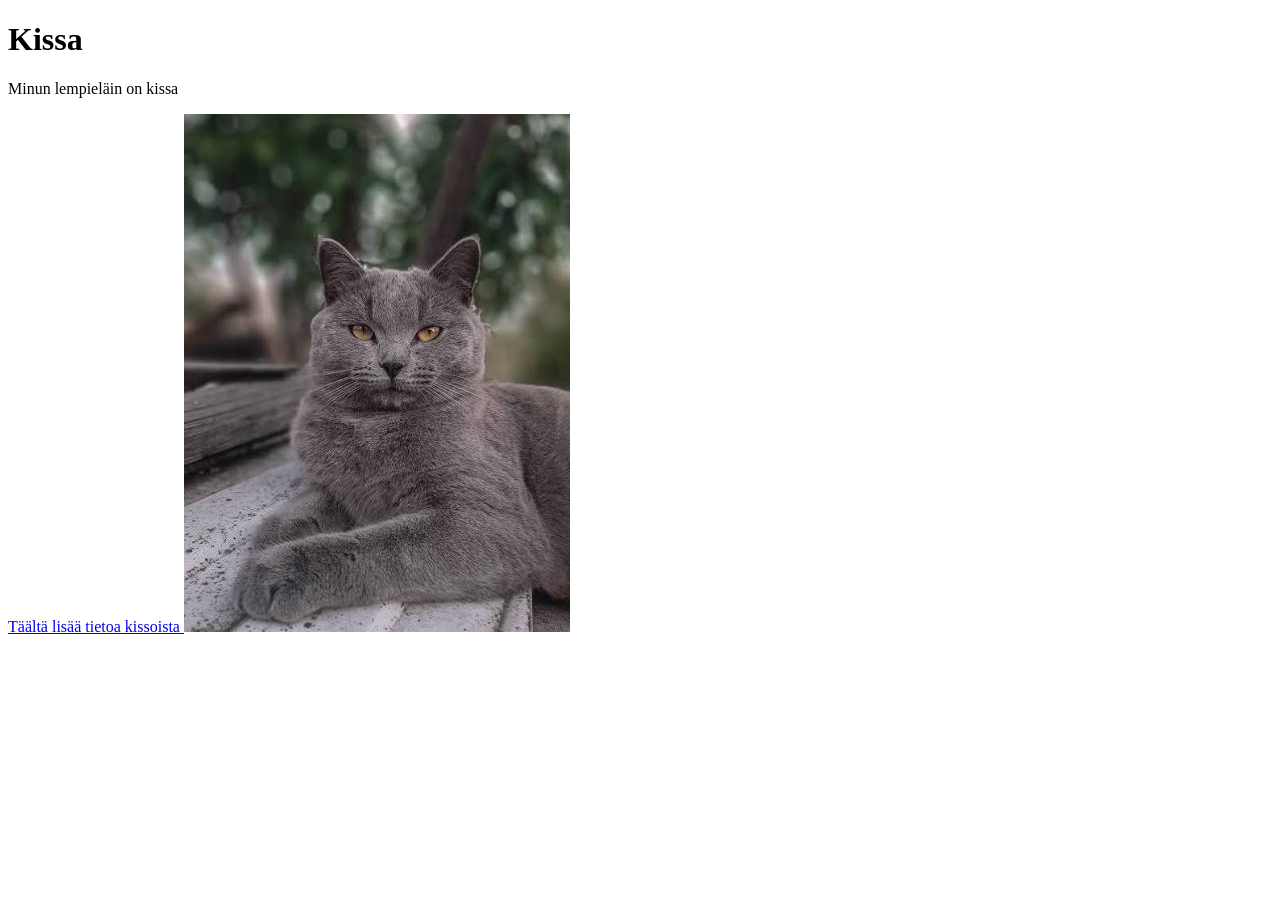
<file: WS01_HTML_basics/index.html>
<!DOCTYPE html>
<html lang="fi">
<head>
    <meta charset="UTF-8">
    <title>Lempieläimeni</title>
</head>
<body>
    <h1>Kissa</h1>

    <p>Minun lempieläin on kissa</p>

    <a href="https://fi.wikipedia.org/wiki/Kissa" target="_blank">
        Täältä lisää tietoa kissoista
    </a>

    <img src="img/harmaakissa.jpg" alt="KissaMakaa">

</body>
</html>
</file>
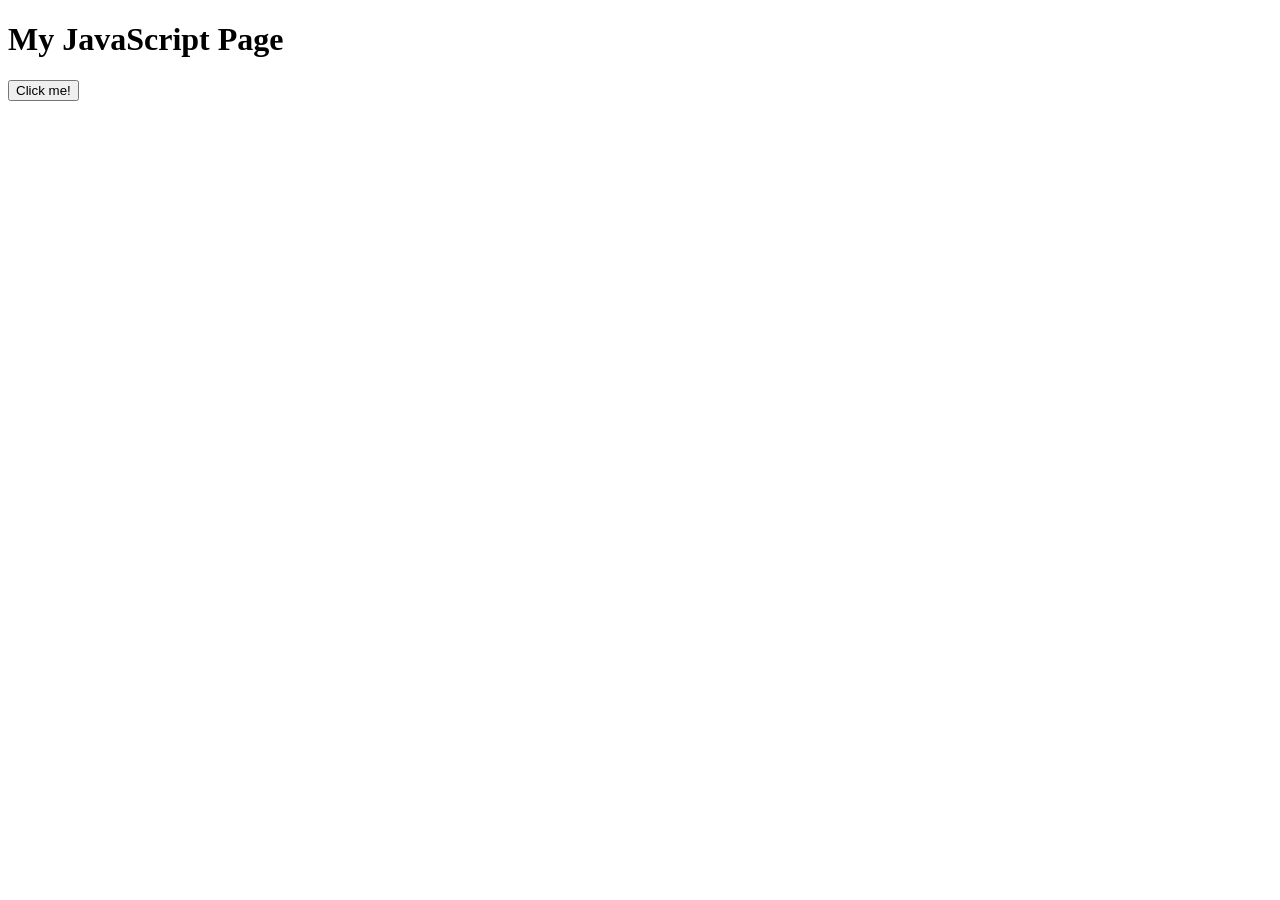
<file: WS02_JS_basics/index.html>
<!DOCTYPE html>
<html>
<head>
  <title>JavaScript Practice</title>
</head>
<body>

  <h1>My JavaScript Page</h1>

  <button id="myButton">Click me!</button>

  <script src="JS/script.js"></script>
  
</body>
</html>
</file>
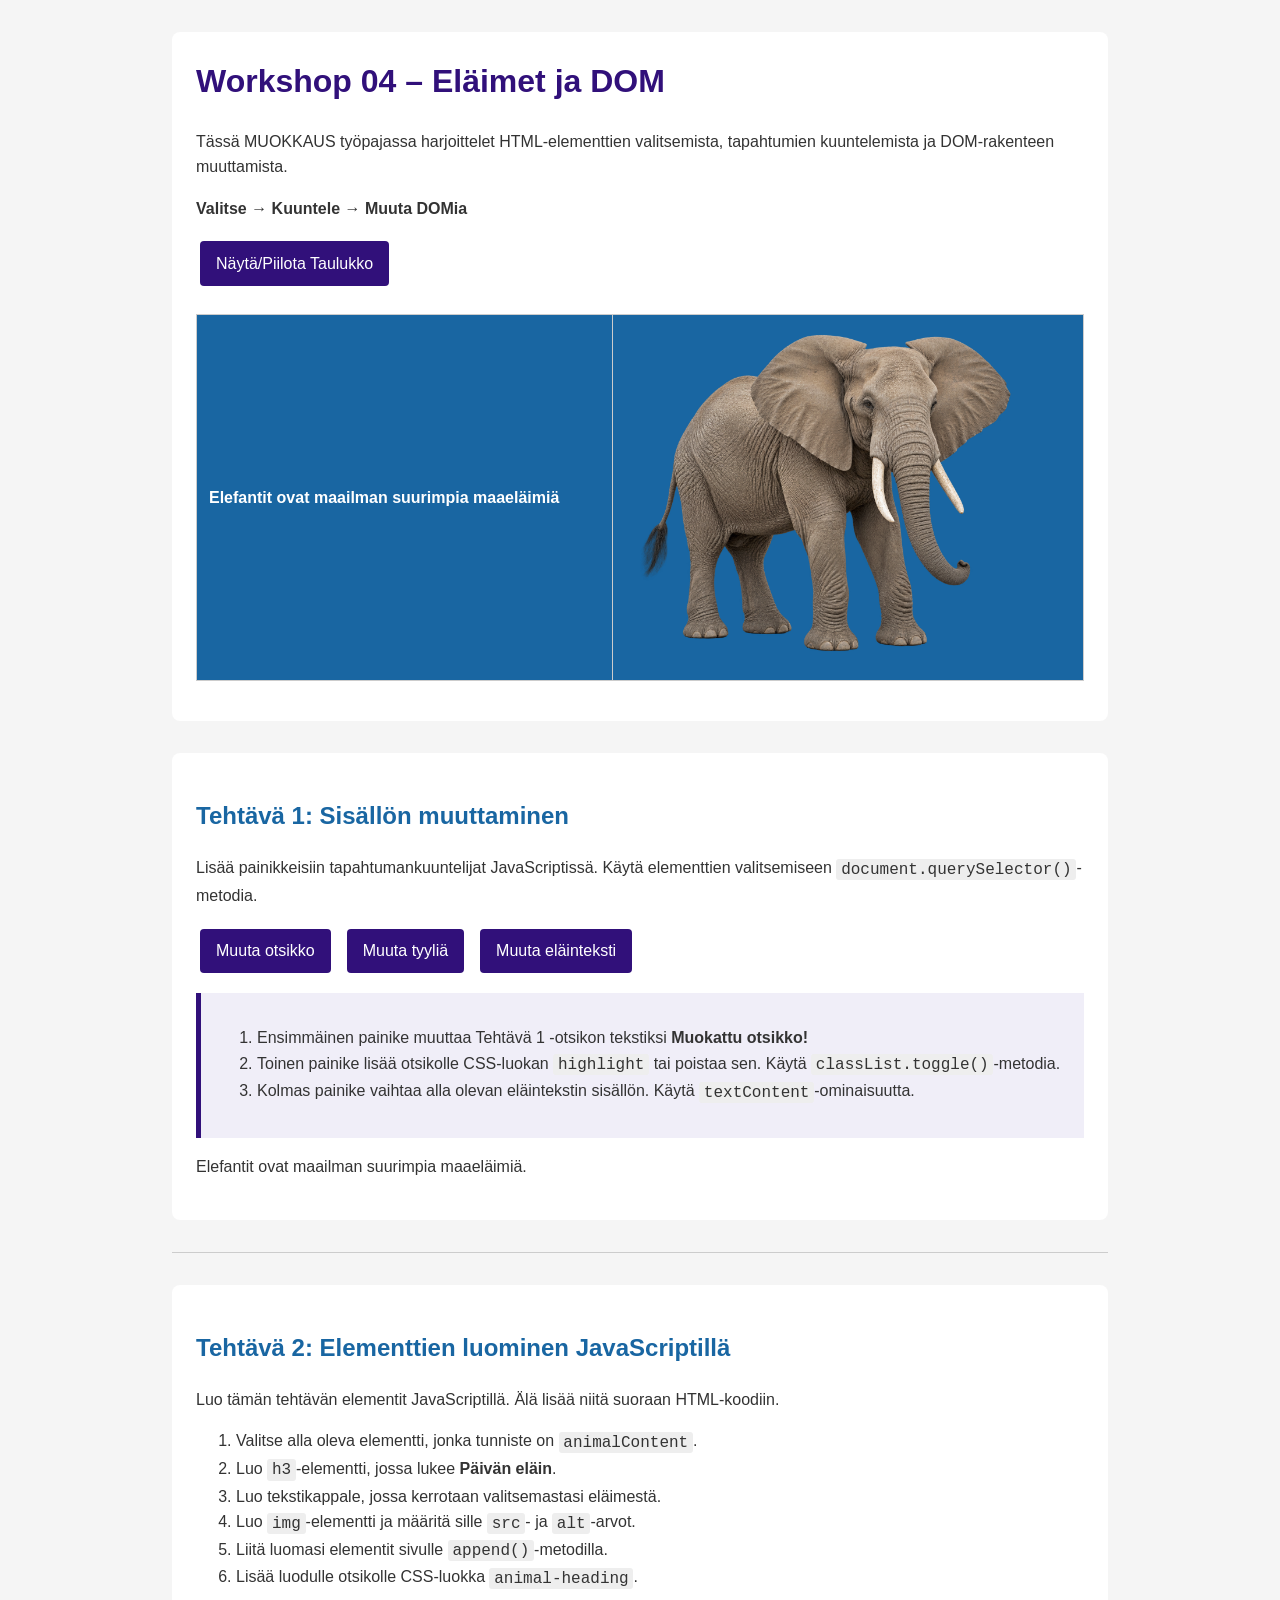
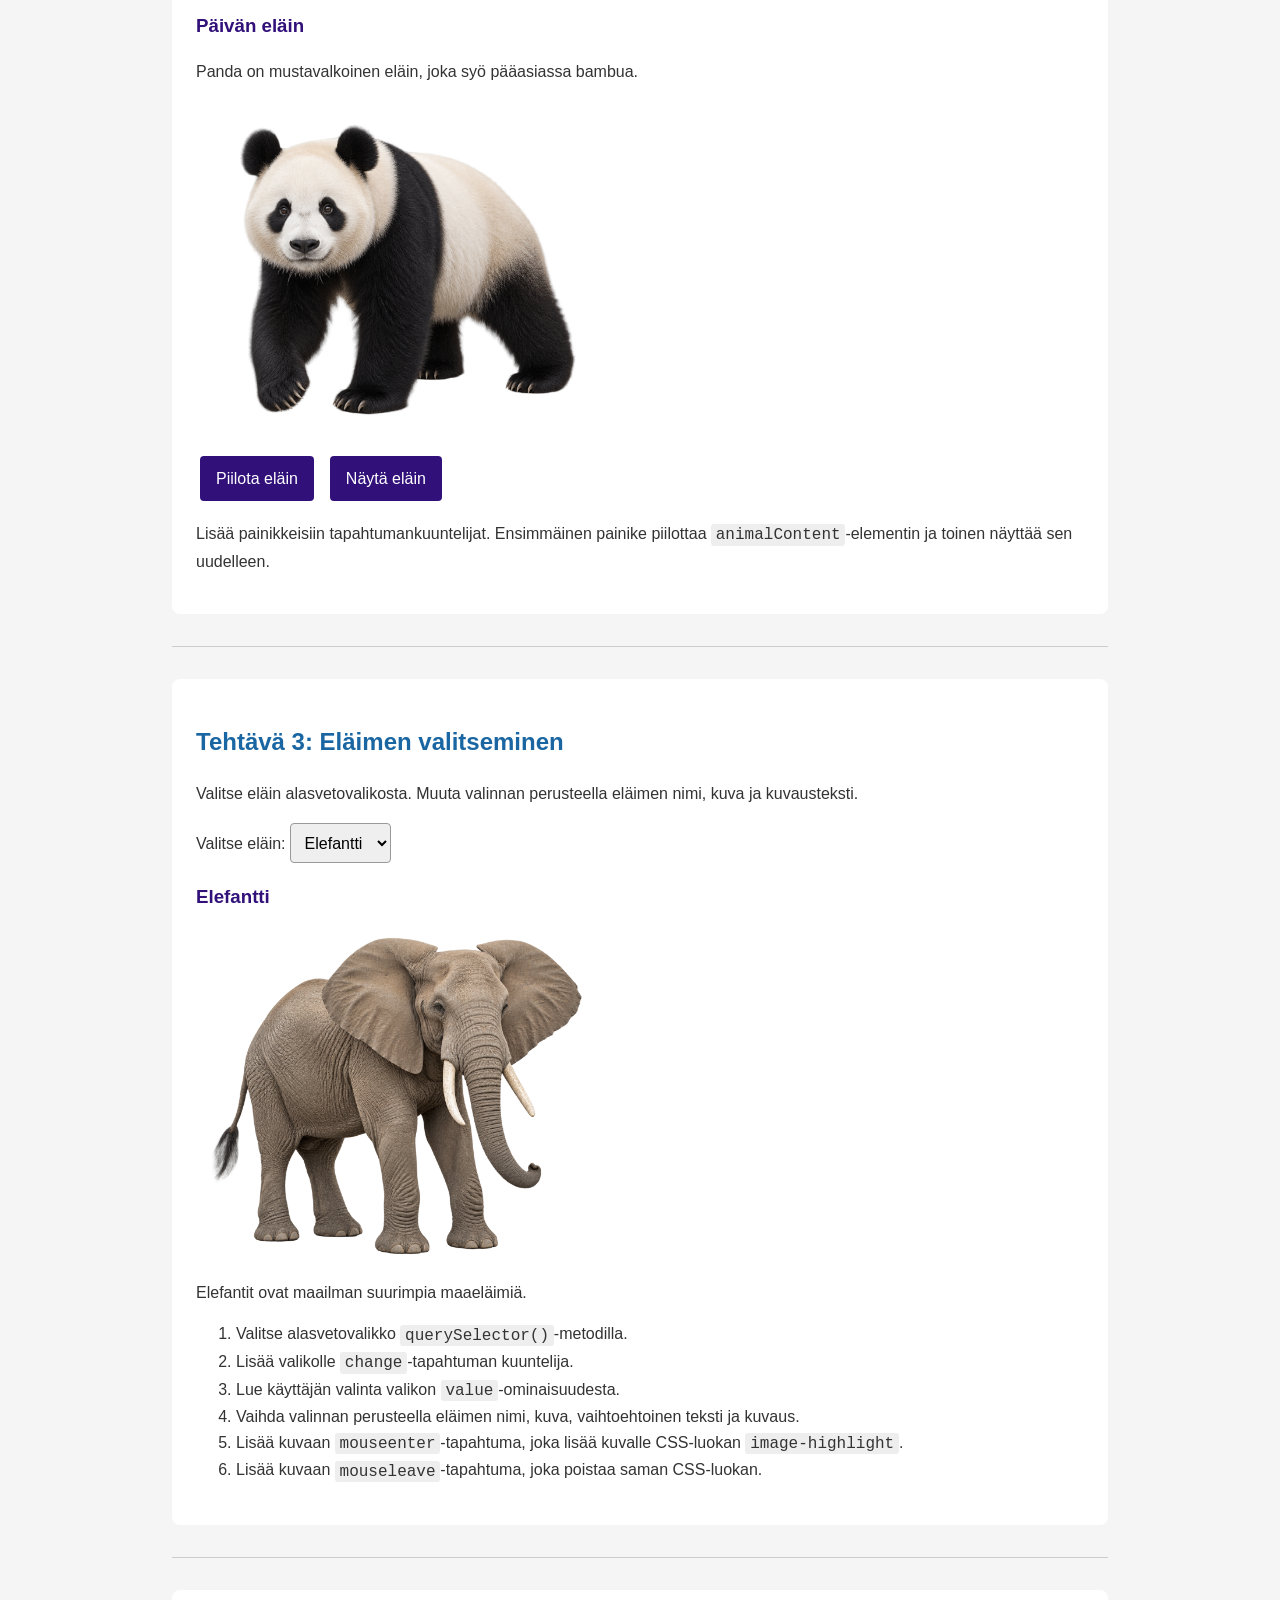
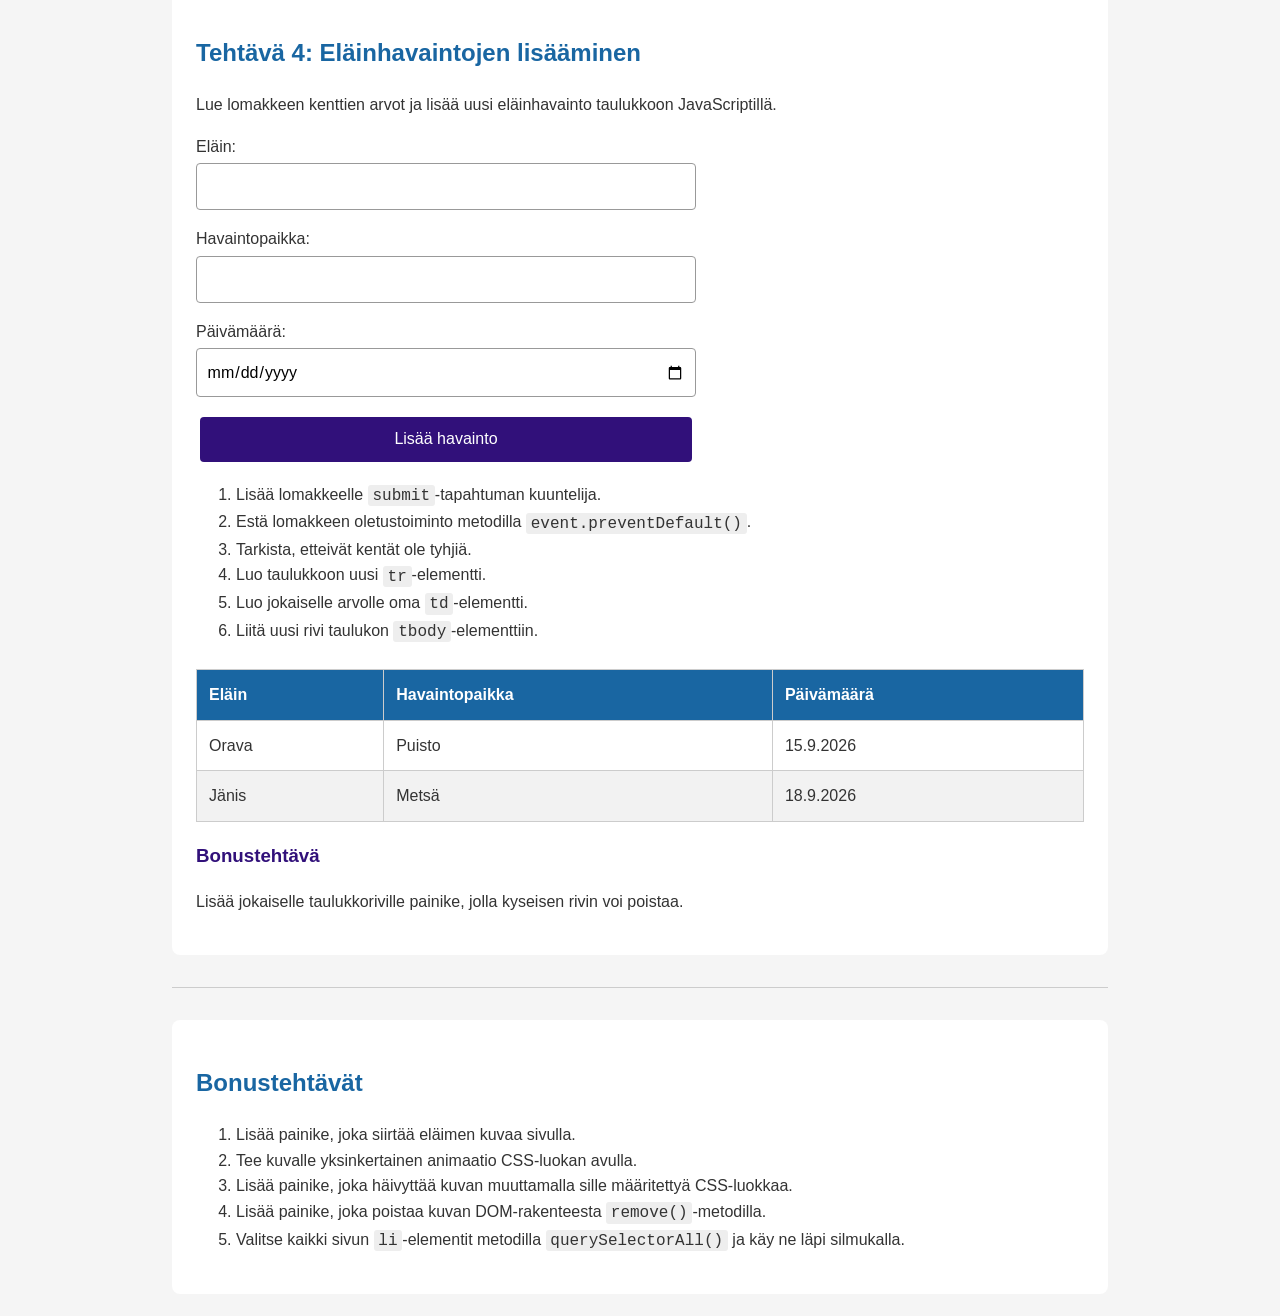
<file: WS04_DOM/index.html>
<!DOCTYPE html>
<html lang="fi">

<head>
    <meta charset="UTF-8">
    <meta name="viewport" content="width=device-width, initial-scale=1.0">

    <title>Workshop 04 – DOM-skriptaus</title>

    <link rel="stylesheet" href="css/styles.css">
    <script src="JS/script.js" defer></script>
</head>

<body>
    <header>
        <h1 id="mainHeading">Workshop 04 – Eläimet ja DOM</h1>

        <p>
            Tässä MUOKKAUS työpajassa harjoittelet HTML-elementtien valitsemista,
            tapahtumien kuuntelemista ja DOM-rakenteen muuttamista.
        </p>

        <p>
            <strong>Valitse → Kuuntele → Muuta DOMia</strong>
        </p>
        <p>
            <button id="animalButton">Näytä/Piilota Taulukko</button>
        </p>
        <p>
            <table id="animalTable">
                <thead>
                    <tr>
                        <th>Elefantit ovat maailman suurimpia maaeläimiä</th>
                        <th><img
                            id="animalPicture"
                            src="images/elephant.png"
                            alt="Elefantti"
                            ></th>
                    </tr>
                </thead>
            </table>
        </p>
    </header>

    <main>
        <!-- TEHTÄVÄ 1 -->
        <section>
            <h2 id="taskOneHeading">Tehtävä 1: Sisällön muuttaminen</h2>

            <p>
                Lisää painikkeisiin tapahtumankuuntelijat JavaScriptissä.
                Käytä elementtien valitsemiseen
                <code>document.querySelector()</code>-metodia.
            </p>

            <div class="buttons">
                <button id="changeHeadingButton">
                    Muuta otsikko
                </button>

                <button id="changeStyleButton">
                    Muuta tyyliä
                </button>

                <button id="changeTextButton">
                    Muuta eläinteksti
                </button>
            </div>

            <div class="instructions">
                <ol>
                    <li>
                        Ensimmäinen painike muuttaa Tehtävä 1 -otsikon tekstiksi
                        <strong>Muokattu otsikko!</strong>
                    </li>

                    <li>
                        Toinen painike lisää otsikolle CSS-luokan
                        <code>highlight</code> tai poistaa sen.
                        Käytä <code>classList.toggle()</code>-metodia.
                    </li>

                    <li>
                        Kolmas painike vaihtaa alla olevan eläintekstin sisällön.
                        Käytä <code>textContent</code>-ominaisuutta.
                    </li>
                </ol>
            </div>

            <p id="animalText">
                Elefantit ovat maailman suurimpia maaeläimiä.
            </p>

        </section>

        <hr>

        <!-- TEHTÄVÄ 2 -->
        <section>
            <h2>Tehtävä 2: Elementtien luominen JavaScriptillä</h2>

            <p>
                Luo tämän tehtävän elementit JavaScriptillä. Älä lisää niitä
                suoraan HTML-koodiin.
            </p>

            <ol>
                <li>
                    Valitse alla oleva elementti, jonka tunniste on
                    <code>animalContent</code>.
                </li>

                <li>
                    Luo <code>h3</code>-elementti, jossa lukee
                    <strong>Päivän eläin</strong>.
                </li>

                <li>
                    Luo tekstikappale, jossa kerrotaan valitsemastasi eläimestä.
                </li>

                <li>
                    Luo <code>img</code>-elementti ja määritä sille
                    <code>src</code>- ja <code>alt</code>-arvot.
                </li>

                <li>
                    Liitä luomasi elementit sivulle
                    <code>append()</code>-metodilla.
                </li>

                <li>
                    Lisää luodulle otsikolle CSS-luokka
                    <code>animal-heading</code>.
                </li>
            </ol>

            <div id="animalContent"></div>

            <div class="buttons">
                <button id="hideAnimalButton">
                    Piilota eläin
                </button>

                <button id="showAnimalButton">
                    Näytä eläin
                </button>
            </div>

            <p>
                Lisää painikkeisiin tapahtumankuuntelijat. Ensimmäinen painike
                piilottaa <code>animalContent</code>-elementin ja toinen näyttää
                sen uudelleen.
            </p>
        </section>

        <hr>

        <!-- TEHTÄVÄ 3 -->
        <section>
            <h2>Tehtävä 3: Eläimen valitseminen</h2>

            <p>
                Valitse eläin alasvetovalikosta. Muuta valinnan perusteella
                eläimen nimi, kuva ja kuvausteksti.
            </p>

            <label for="animalSelect">Valitse eläin:</label>

            <select id="animalSelect">
                <option value="elephant">Elefantti</option>
                <option value="tiger">Tiikeri</option>
                <option value="penguin">Pingviini</option>
                <option value="panda">Panda</option>
            </select>

            <article id="selectedAnimal">
                <h3 id="animalName">Elefantti</h3>

                <img
                    id="animalImage"
                    src="images/elephant.png"
                    alt="Elefantti"
                >

                <p id="animalDescription">
                    Elefantit ovat maailman suurimpia maaeläimiä.
                </p>
            </article>

            <ol>
                <li>
                    Valitse alasvetovalikko
                    <code>querySelector()</code>-metodilla.
                </li>

                <li>
                    Lisää valikolle <code>change</code>-tapahtuman kuuntelija.
                </li>

                <li>
                    Lue käyttäjän valinta valikon
                    <code>value</code>-ominaisuudesta.
                </li>

                <li>
                    Vaihda valinnan perusteella eläimen nimi, kuva,
                    vaihtoehtoinen teksti ja kuvaus.
                </li>

                <li>
                    Lisää kuvaan <code>mouseenter</code>-tapahtuma, joka lisää
                    kuvalle CSS-luokan <code>image-highlight</code>.
                </li>

                <li>
                    Lisää kuvaan <code>mouseleave</code>-tapahtuma, joka poistaa
                    saman CSS-luokan.
                </li>
            </ol>
        </section>

        <hr>

        <!-- TEHTÄVÄ 4 -->
        <section>
            <h2>Tehtävä 4: Eläinhavaintojen lisääminen</h2>

            <p>
                Lue lomakkeen kenttien arvot ja lisää uusi eläinhavainto
                taulukkoon JavaScriptillä.
            </p>

            <form id="animalForm">
                <div>
                    <label for="observationAnimal">Eläin:</label>

                    <input
                        type="text"
                        id="observationAnimal"
                        name="observationAnimal"
                    >
                </div>

                <div>
                    <label for="observationLocation">Havaintopaikka:</label>

                    <input
                        type="text"
                        id="observationLocation"
                        name="observationLocation"
                    >
                </div>

                <div>
                    <label for="observationDate">Päivämäärä:</label>

                    <input
                        type="date"
                        id="observationDate"
                        name="observationDate"
                    >
                </div>

                <button type="submit">
                    Lisää havainto
                </button>
            </form>

            <ol>
                <li>
                    Lisää lomakkeelle <code>submit</code>-tapahtuman kuuntelija.
                </li>

                <li>
                    Estä lomakkeen oletustoiminto metodilla
                    <code>event.preventDefault()</code>.
                </li>

                <li>
                    Tarkista, etteivät kentät ole tyhjiä.
                </li>

                <li>
                    Luo taulukkoon uusi <code>tr</code>-elementti.
                </li>

                <li>
                    Luo jokaiselle arvolle oma <code>td</code>-elementti.
                </li>

                <li>
                    Liitä uusi rivi taulukon <code>tbody</code>-elementtiin.
                </li>
            </ol>

            <table id="observationTable">
                <thead>
                    <tr>
                        <th>Eläin</th>
                        <th>Havaintopaikka</th>
                        <th>Päivämäärä</th>
                    </tr>
                </thead>

                <tbody id="observationTableBody">
                    <tr>
                        <td>Orava</td>
                        <td>Puisto</td>
                        <td>15.9.2026</td>
                    </tr>

                    <tr>
                        <td>Jänis</td>
                        <td>Metsä</td>
                        <td>18.9.2026</td>
                    </tr>
                </tbody>
            </table>

            <h3>Bonustehtävä</h3>

            <p>
                Lisää jokaiselle taulukkoriville painike, jolla kyseisen rivin
                voi poistaa.
            </p>
        </section>

        <hr>

        <!-- BONUSTEHTÄVÄT -->
        <section>
            <h2>Bonustehtävät</h2>

            <ol>
                <li>
                    Lisää painike, joka siirtää eläimen kuvaa sivulla.
                </li>

                <li>
                    Tee kuvalle yksinkertainen animaatio CSS-luokan avulla.
                </li>

                <li>
                    Lisää painike, joka häivyttää kuvan muuttamalla sille
                    määritettyä CSS-luokkaa.
                </li>

                <li>
                    Lisää painike, joka poistaa kuvan DOM-rakenteesta
                    <code>remove()</code>-metodilla.
                </li>

                <li>
                    Valitse kaikki sivun <code>li</code>-elementit metodilla
                    <code>querySelectorAll()</code> ja käy ne läpi silmukalla.
                </li>
            </ol>
        </section>
    </main>
</body>

</html>
</file>
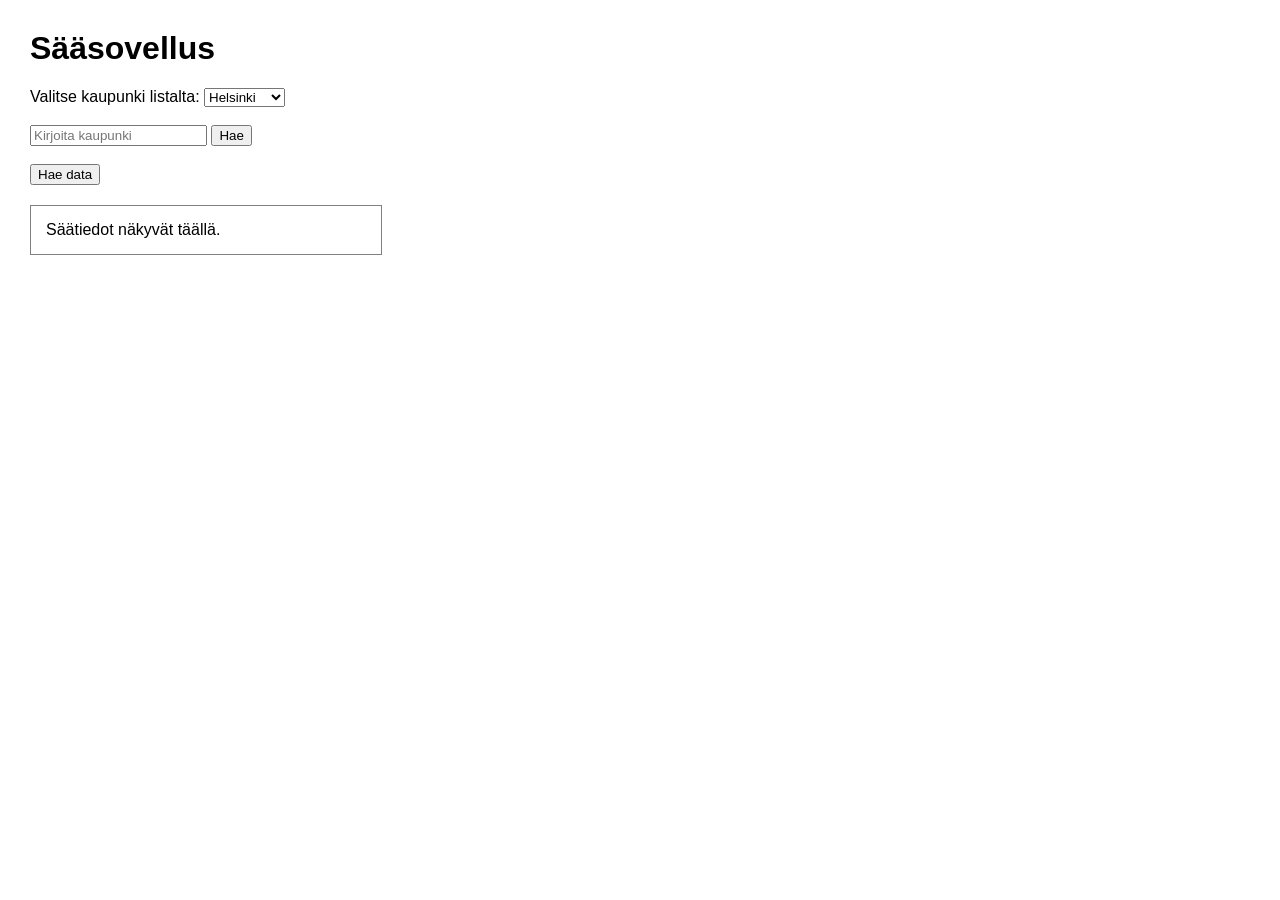
<file: WS08_XML/workshop08.html>
<!DOCTYPE html>
<html lang="fi">
<head>
    <meta charset="UTF-8">
    <title>Sääsovellus</title>
    <link rel="stylesheet" href="/WS08_XML/styles.css">
</head>
<body>

<h1>Sääsovellus</h1>

<label for="citySelect">Valitse kaupunki listalta:</label>

<select id="citySelect" onchange="changeCity()">
    <option value="Helsinki">Helsinki</option>
    <option value="Stockholm">Tukholma</option>
    <option value="Rome">Rooma</option>
    <option value="New York">New York</option>
</select>

<br><br>

<input type="text" id="searchInput" placeholder="Kirjoita kaupunki">
<button onclick="searchCity()">Hae</button>

<br><br>

<button onclick="getWeather()">Hae data</button>

<div id="weather">
    Säätiedot näkyvät täällä.
</div>

<script src="script.js"></script>

</body>
</html>
</file>
<file: WS04_DOM/css/styles.css>
* {
    box-sizing: border-box;
}

body {
    max-width: 1000px;
    margin: 0 auto;
    padding: 2rem;

    font-family: "Trebuchet MS", Helvetica, sans-serif;
    line-height: 1.6;
    color: #333333;
    background-color: #f5f5f5;
}

header,
section {
    margin-bottom: 2rem;
    padding: 1.5rem;

    background-color: white;
    border-radius: 8px;
}

h1 {
    margin-top: 0;
    color: #31107a;
}

h2 {
    color: #1966a2;
}

h3 {
    color: #31107a;
}

hr {
    margin: 2rem 0;
    border: 0;
    border-top: 1px solid #cccccc;
}

button {
    margin: 0.25rem;
    padding: 0.6rem 1rem;

    font: inherit;
    color: white;
    background-color: #31107a;

    border: 0;
    border-radius: 4px;
    cursor: pointer;
}

button:hover {
    background-color: #5631a5;
}

button:focus-visible,
input:focus-visible,
select:focus-visible {
    outline: 3px solid #28a78e;
    outline-offset: 2px;
}

.buttons {
    display: flex;
    flex-wrap: wrap;
    gap: 0.5rem;
    margin: 1rem 0;
}

.instructions {
    padding: 1rem;
    background-color: #f0eef8;
    border-left: 5px solid #31107a;
}

code {
    padding: 0.1rem 0.3rem;
    font-family: Consolas, monospace;
    background-color: #eeeeee;
    border-radius: 3px;
}

.highlight {
    padding: 1rem;
    color: white;
    background-color: #31107a;
}

.animal-heading {
    color: #31107a;
    font-family: Arial, sans-serif;
}

.image-highlight {
    border: 6px solid #31107a;
}

#animalImage,
#animalContent img {
    display: block;
    width: 400px;
    max-width: 100%;
    height: auto;
    margin: 1rem 0;
}

form {
    display: grid;
    gap: 1rem;
    max-width: 500px;
    margin: 1rem 0;
}

form div {
    display: grid;
    gap: 0.25rem;
}

input,
select {
    padding: 0.6rem;
    font: inherit;
    border: 1px solid #999999;
    border-radius: 4px;
}

table {
    width: 100%;
    margin-top: 1.5rem;
    border-collapse: collapse;
}

th,
td {
    padding: 0.75rem;
    text-align: left;
    border: 1px solid #cccccc;
}

th {
    color: white;
    background-color: #1966a2;
}

tbody tr:nth-child(even) {
    background-color: #f2f2f2;
}

@media (max-width: 600px) {
    body {
        padding: 1rem;
    }

    header,
    section {
        padding: 1rem;
    }

    .buttons {
        flex-direction: column;
    }

    button {
        width: 100%;
    }
}
#animalPicture {
    width: 400px;
    height: auto;
}
</file>
<file: WS08_XML/styles.css>
body {
    font-family: Arial, sans-serif;
    margin: 30px;
}

#weather {
    margin-top: 20px;
    padding: 15px;
    border: 1px solid gray;
    width: 320px;
}
</file>
